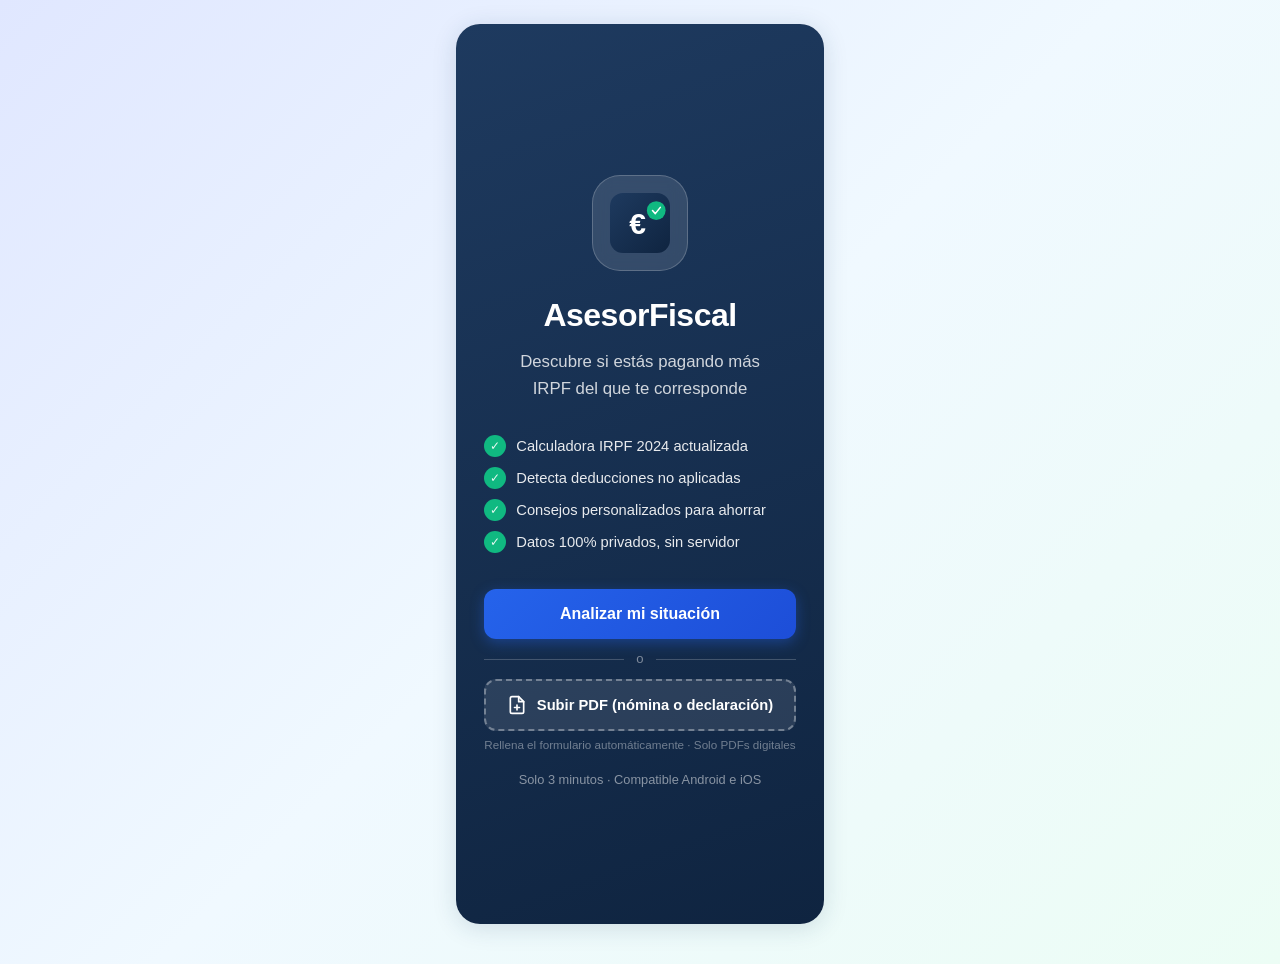
<file: index.html>
<!DOCTYPE html>
<html lang="es">
<head>
  <meta charset="UTF-8">
  <meta name="viewport" content="width=device-width, initial-scale=1.0, viewport-fit=cover">
  <meta name="theme-color" content="#1e3a5f">
  <meta name="description" content="Descubre si estás pagando más IRPF del que te corresponde. Calculadora IRPF 2024 para trabajadores españoles.">
  <meta name="apple-mobile-web-app-capable" content="yes">
  <meta name="apple-mobile-web-app-status-bar-style" content="black-translucent">
  <meta name="apple-mobile-web-app-title" content="AsesorFiscal">
  <title>AsesorFiscal — Revisa tu IRPF</title>
  <link rel="manifest" href="manifest.json">
  <link rel="apple-touch-icon" href="icons/icon-192.png">
  <link rel="icon" href="icons/icon.svg" type="image/svg+xml">
  <link rel="stylesheet" href="css/style.css">
</head>
<body>

<div id="app" class="app">

  <!-- Barra de progreso -->
  <div id="progress-bar" class="progress-bar" style="display:none">
    <div id="progress-fill" class="progress-fill"></div>
  </div>

  <!-- Botón volver -->
  <button id="btn-back" class="btn-back" style="display:none" aria-label="Volver al paso anterior">
    <svg width="24" height="24" viewBox="0 0 24 24" fill="none" stroke="currentColor" stroke-width="2.5" stroke-linecap="round" stroke-linejoin="round">
      <path d="M19 12H5M12 5l-7 7 7 7"/>
    </svg>
  </button>

  <!-- ========================================= -->
  <!-- PANTALLA 0: Bienvenida                    -->
  <!-- ========================================= -->
  <section class="screen" id="screen-0" data-step="0">
    <div class="welcome-wrap">
      <div class="welcome-logo-wrap">
        <img src="icons/icon.svg" alt="AsesorFiscal" class="welcome-logo" width="80" height="80">
      </div>
      <h1 class="welcome-titulo">AsesorFiscal</h1>
      <p class="welcome-subtitulo">Descubre si estás pagando más<br>IRPF del que te corresponde</p>

      <div class="welcome-features">
        <div class="feature-item">
          <span class="feature-check">✓</span>
          <span>Calculadora IRPF 2024 actualizada</span>
        </div>
        <div class="feature-item">
          <span class="feature-check">✓</span>
          <span>Detecta deducciones no aplicadas</span>
        </div>
        <div class="feature-item">
          <span class="feature-check">✓</span>
          <span>Consejos personalizados para ahorrar</span>
        </div>
        <div class="feature-item">
          <span class="feature-check">✓</span>
          <span>Datos 100% privados, sin servidor</span>
        </div>
      </div>

      <button class="btn-primary btn-full" id="btn-start">
        Analizar mi situación
      </button>

      <!-- Separador PDF -->
      <div class="pdf-separador">
        <span>o</span>
      </div>

      <!-- Botón subir PDF -->
      <label class="btn-pdf-upload" for="pdf-input" id="btn-pdf-label">
        <svg width="20" height="20" viewBox="0 0 24 24" fill="none" stroke="currentColor" stroke-width="2" stroke-linecap="round" stroke-linejoin="round">
          <path d="M14 2H6a2 2 0 00-2 2v16a2 2 0 002 2h12a2 2 0 002-2V8z"/>
          <polyline points="14 2 14 8 20 8"/>
          <line x1="12" y1="18" x2="12" y2="12"/>
          <line x1="9" y1="15" x2="15" y2="15"/>
        </svg>
        Subir PDF (nómina o declaración)
      </label>
      <input type="file" id="pdf-input" accept="application/pdf" style="display:none" aria-label="Subir PDF">
      <p class="pdf-nota-welcome">Rellena el formulario automáticamente · Solo PDFs digitales</p>

      <!-- Botón instalar PWA (oculto hasta beforeinstallprompt) -->
      <button class="btn-instalar" id="btn-instalar" style="display:none">
        <svg width="20" height="20" viewBox="0 0 24 24" fill="none" stroke="currentColor" stroke-width="2" stroke-linecap="round" stroke-linejoin="round">
          <path d="M21 15v4a2 2 0 01-2 2H5a2 2 0 01-2-2v-4"/>
          <polyline points="7 10 12 15 17 10"/>
          <line x1="12" y1="15" x2="12" y2="3"/>
        </svg>
        Instalar app
      </button>

      <p class="welcome-nota">Solo 3 minutos · Compatible Android e iOS</p>
    </div>
  </section>

  <!-- ========================================= -->
  <!-- PANTALLA 1: Datos personales              -->
  <!-- ========================================= -->
  <section class="screen" id="screen-1" data-step="1">
    <div class="screen-container">
      <div class="screen-header">
        <span id="step-label" class="step-label">Paso 1 de 4</span>
        <h2 class="screen-titulo">Datos personales</h2>
        <p class="screen-desc">Para calcular tu mínimo personal y los tramos autonómicos correctos.</p>
      </div>

      <div class="form-group">
        <label for="anoNacimiento">Año de nacimiento</label>
        <input type="number" id="anoNacimiento" placeholder="Ej: 1985"
          min="1924" max="2006" inputmode="numeric" autocomplete="bday-year">
      </div>

      <div class="form-group">
        <label>Estado civil (a efectos IRPF)</label>
        <div class="radio-group">
          <label class="radio-opcion">
            <input type="radio" name="estadoCivil" value="soltero" checked>
            <span class="radio-content">
              <span class="radio-titulo">Soltero/a o pareja sin casarse</span>
              <span class="radio-desc">También casado/a con declaración individual</span>
            </span>
          </label>
          <label class="radio-opcion">
            <input type="radio" name="estadoCivil" value="casado_conjunto">
            <span class="radio-content">
              <span class="radio-titulo">Casado/a — declaración conjunta</span>
              <span class="radio-desc">Reducción adicional de 3.400 €</span>
            </span>
          </label>
        </div>
      </div>

      <div class="form-group">
        <label for="ccaa">Comunidad Autónoma</label>
        <div class="select-wrap">
          <select id="ccaa">
            <option value="andalucia">Andalucía</option>
            <option value="aragon">Aragón</option>
            <option value="asturias">Asturias</option>
            <option value="baleares">Illes Balears</option>
            <option value="canarias">Canarias</option>
            <option value="cantabria">Cantabria</option>
            <option value="castillaLaMancha">Castilla-La Mancha</option>
            <option value="castillaYLeon">Castilla y León</option>
            <option value="cataluna">Cataluña</option>
            <option value="extremadura">Extremadura</option>
            <option value="galicia">Galicia</option>
            <option value="laRioja">La Rioja</option>
            <option value="madrid" selected>Madrid</option>
            <option value="murcia">Murcia</option>
            <option value="navarra">Navarra (Régimen Foral)</option>
            <option value="paisVasco">País Vasco (Régimen Foral)</option>
            <option value="valencia">Comunitat Valenciana</option>
          </select>
        </div>
      </div>

      <button class="btn-primary btn-full btn-siguiente" id="btn-next-1">
        Continuar <span class="btn-arrow">→</span>
      </button>
    </div>
  </section>

  <!-- ========================================= -->
  <!-- PANTALLA 2: Datos de nómina               -->
  <!-- ========================================= -->
  <section class="screen" id="screen-2" data-step="2">
    <div class="screen-container">
      <div class="screen-header">
        <span class="step-label">Paso 2 de 4</span>
        <h2 class="screen-titulo">Tu nómina</h2>
        <p class="screen-desc">Introduce los datos de tu contrato. Los encontrarás en tu nómina o en tu contrato de trabajo.</p>
      </div>

      <div class="form-group">
        <label for="salarioBruto">Salario bruto anual (€)</label>
        <div class="input-prefix-wrap">
          <span class="input-prefix">€</span>
          <input type="number" id="salarioBruto" placeholder="Ej: 28000"
            min="500" max="1000000" inputmode="decimal" autocomplete="off">
        </div>
        <span class="form-hint">El salario bruto aparece en tu contrato o en la casilla "Total devengos" de tu nómina.</span>
      </div>

      <div class="form-group">
        <label for="numPagas">Número de pagas al año</label>
        <div class="select-wrap">
          <select id="numPagas">
            <option value="12">12 pagas</option>
            <option value="14" selected>14 pagas (con extras)</option>
            <option value="16">16 pagas</option>
          </select>
        </div>
      </div>

      <div class="form-group">
        <label for="retencionActual">Retención IRPF actual (%)</label>
        <div class="input-suffix-wrap">
          <input type="number" id="retencionActual" placeholder="Ej: 15"
            min="0" max="50" step="0.1" inputmode="decimal" autocomplete="off">
          <span class="input-suffix">%</span>
        </div>
        <span class="form-hint">Mira el apartado "IRPF" o "Retención" en tu nómina mensual.</span>
      </div>

      <div class="info-card">
        <span class="info-icon">ℹ️</span>
        <span>La cotización a la Seguridad Social (~6,35 % de tu salario) se calcula automáticamente.</span>
      </div>

      <button class="btn-primary btn-full btn-siguiente" id="btn-next-2">
        Continuar <span class="btn-arrow">→</span>
      </button>
    </div>
  </section>

  <!-- ========================================= -->
  <!-- PANTALLA 3: Situación familiar            -->
  <!-- ========================================= -->
  <section class="screen" id="screen-3" data-step="3">
    <div class="screen-container">
      <div class="screen-header">
        <span class="step-label">Paso 3 de 4</span>
        <h2 class="screen-titulo">Situación familiar</h2>
        <p class="screen-desc">Afecta directamente al mínimo personal y familiar, que reduce tu base imponible.</p>
      </div>

      <div class="form-group">
        <label for="numHijos">¿Cuántos hijos/as tienes a cargo? (menores de 25 años)</label>
        <div class="select-wrap">
          <select id="numHijos">
            <option value="0" selected>Sin hijos</option>
            <option value="1">1 hijo/a</option>
            <option value="2">2 hijos/as</option>
            <option value="3">3 hijos/as</option>
            <option value="4">4 hijos/as</option>
            <option value="5">5 o más hijos/as</option>
          </select>
        </div>
        <div id="hijos-edades"></div>
      </div>

      <div class="form-group">
        <label for="ascendientes65">Ascendientes a cargo (padres/abuelos que conviven) con más de 65 años</label>
        <div class="select-wrap">
          <select id="ascendientes65">
            <option value="0" selected>Ninguno</option>
            <option value="1">1</option>
            <option value="2">2</option>
            <option value="3">3 o más</option>
          </select>
        </div>
      </div>

      <div class="form-group">
        <label for="ascendientes75">De los anteriores, ¿cuántos tienen más de 75 años?</label>
        <div class="select-wrap">
          <select id="ascendientes75">
            <option value="0" selected>Ninguno</option>
            <option value="1">1</option>
            <option value="2">2</option>
            <option value="3">3 o más</option>
          </select>
        </div>
      </div>

      <div class="form-group">
        <label>¿Tienes reconocida discapacidad?</label>
        <div class="radio-group compact">
          <label class="radio-opcion">
            <input type="radio" name="discapPropia" value="0" checked>
            <span class="radio-content"><span class="radio-titulo">No</span></span>
          </label>
          <label class="radio-opcion">
            <input type="radio" name="discapPropia" value="33">
            <span class="radio-content"><span class="radio-titulo">Sí, ≥ 33 %</span></span>
          </label>
          <label class="radio-opcion">
            <input type="radio" name="discapPropia" value="65">
            <span class="radio-content"><span class="radio-titulo">Sí, ≥ 65 %</span></span>
          </label>
        </div>
      </div>

      <div class="form-group">
        <label class="check-label">
          <input type="checkbox" id="esMadre">
          <span>Soy mujer con hijos menores de 3 años y trabajo por cuenta ajena</span>
        </label>
        <label class="check-label mt-8">
          <input type="checkbox" id="familiaNumerosa">
          <span>Tengo título de familia numerosa (3 o más hijos)</span>
        </label>
        <div id="campo-fn-especial" style="display:none">
          <label class="check-label mt-8 ml-24">
            <input type="checkbox" id="familiaNumerosaEspecial">
            <span>Familia numerosa de categoría especial (5+ hijos o 4 con discapacidad)</span>
          </label>
        </div>
      </div>

      <details class="details-bloque">
        <summary>Discapacidad de familiares a cargo</summary>
        <div class="details-body">
          <div class="form-group-small-row">
            <div class="form-group-small">
              <label>Hijos con discapacidad 33-65 %</label>
              <input type="number" id="descDiscap33" min="0" max="5" value="0" inputmode="numeric">
            </div>
            <div class="form-group-small">
              <label>Hijos con discapacidad &gt;65 %</label>
              <input type="number" id="descDiscap65" min="0" max="5" value="0" inputmode="numeric">
            </div>
          </div>
          <div class="form-group-small-row">
            <div class="form-group-small">
              <label>Ascendientes discapacidad 33-65 %</label>
              <input type="number" id="ascDiscap33" min="0" max="5" value="0" inputmode="numeric">
            </div>
            <div class="form-group-small">
              <label>Ascendientes discapacidad &gt;65 %</label>
              <input type="number" id="ascDiscap65" min="0" max="5" value="0" inputmode="numeric">
            </div>
          </div>
        </div>
      </details>

      <button class="btn-primary btn-full btn-siguiente" id="btn-next-3">
        Continuar <span class="btn-arrow">→</span>
      </button>
    </div>
  </section>

  <!-- ========================================= -->
  <!-- PANTALLA 4: Deducciones                   -->
  <!-- ========================================= -->
  <section class="screen" id="screen-4" data-step="4">
    <div class="screen-container">
      <div class="screen-header">
        <span class="step-label">Paso 4 de 4</span>
        <h2 class="screen-titulo">Deducciones y gastos</h2>
        <p class="screen-desc">Estos importes reducen directamente lo que pagas de IRPF.</p>
      </div>

      <div class="form-group">
        <label for="planPensiones">Aportación anual a plan de pensiones (€)</label>
        <div class="input-prefix-wrap">
          <span class="input-prefix">€</span>
          <input type="number" id="planPensiones" placeholder="0"
            min="0" max="10000" inputmode="decimal">
        </div>
        <span class="form-hint">Límite individual 2024: 1.500 €/año (deducible de la base imponible).</span>
      </div>

      <div class="form-group">
        <label for="cuotasSindicales">Cuotas sindicales anuales (€)</label>
        <div class="input-prefix-wrap">
          <span class="input-prefix">€</span>
          <input type="number" id="cuotasSindicales" placeholder="0"
            min="0" max="5000" inputmode="decimal">
        </div>
      </div>

      <div class="form-group">
        <label class="check-label">
          <input type="checkbox" id="movilidad">
          <span>Tuve que cambiar de municipio de residencia por trabajo (movilidad geográfica)</span>
        </label>
      </div>

      <div class="form-group">
        <label class="check-label">
          <input type="checkbox" id="viviendaAnterior2013">
          <span>Tengo hipoteca de vivienda habitual firmada <strong>antes del 1 de enero de 2013</strong></span>
        </label>
        <div id="campo-hipoteca" style="display:none" class="mt-12">
          <label for="pagosHipoteca">Pagos de hipoteca anuales (capital + intereses, en €)</label>
          <div class="input-prefix-wrap">
            <span class="input-prefix">€</span>
            <input type="number" id="pagosHipoteca" placeholder="0"
              min="0" max="50000" inputmode="decimal">
          </div>
          <span class="form-hint">Deducción: 15 % hasta 9.040,40 € (máx. 1.356 €/año).</span>
        </div>
      </div>

      <details class="details-bloque">
        <summary>Otros gastos deducibles</summary>
        <div class="details-body">
          <div class="form-group">
            <label for="gastoDefensa">Gastos de defensa jurídica laboral (€)</label>
            <div class="input-prefix-wrap">
              <span class="input-prefix">€</span>
              <input type="number" id="gastoDefensa" placeholder="0"
                min="0" max="300" inputmode="decimal">
            </div>
            <span class="form-hint">Máximo deducible: 300 €/año (art. 19 LIRPF).</span>
          </div>
        </div>
      </details>

      <button class="btn-primary btn-full btn-siguiente" id="btn-next-4">
        Ver mi análisis fiscal <span class="btn-arrow">→</span>
      </button>
    </div>
  </section>

  <!-- ========================================= -->
  <!-- PANTALLA 5: Resultado                     -->
  <!-- ========================================= -->
  <section class="screen" id="screen-5" data-step="5">
    <div class="screen-container resultado-container">

      <!-- Banner impacto -->
      <div id="resultado-banner" class="resultado-banner"></div>

      <!-- Aviso foral -->
      <div id="aviso-foral" class="aviso-foral" style="display:none"></div>

      <!-- Tipo efectivo (ring) -->
      <div class="card" id="resultado-tipo"></div>

      <!-- Desglose numérico -->
      <div class="card" id="resultado-desglose"></div>

      <!-- Consejos -->
      <div class="card" id="resultado-consejos"></div>

      <!-- Comparativa CCAA -->
      <div class="card" id="resultado-comparativa">
        <h3 class="card-titulo">¿Cuánto pagarías en otra comunidad?</h3>
        <p class="comp-intro">Compara tu cuota IRPF con las 17 comunidades autónomas usando exactamente tus datos.</p>
        <button class="btn-comp-calcular" id="btn-comparativa">
          <svg width="16" height="16" viewBox="0 0 24 24" fill="none" stroke="currentColor" stroke-width="2.5" stroke-linecap="round" stroke-linejoin="round">
            <line x1="18" y1="20" x2="18" y2="10"/><line x1="12" y1="20" x2="12" y2="4"/>
            <line x1="6" y1="20" x2="6" y2="14"/>
          </svg>
          Ver comparativa entre las 17 CCAA
        </button>
        <div id="comparativa-resultado" style="display:none"></div>
      </div>

      <!-- Disclaimer -->
      <div class="disclaimer-card">
        <strong>⚠️ Aviso importante:</strong> Este cálculo es una estimación orientativa basada en los datos introducidos y en la normativa IRPF 2024. No sustituye el asesoramiento de un profesional fiscal. Para la declaración de la renta usa el borrador de AEAT o consulta a un gestor.
      </div>

      <!-- Acciones -->
      <div class="resultado-acciones">
        <button class="btn-secondary" id="btn-imprimir">
          <svg width="18" height="18" viewBox="0 0 24 24" fill="none" stroke="currentColor" stroke-width="2" stroke-linecap="round" stroke-linejoin="round">
            <polyline points="6 9 6 2 18 2 18 9"/>
            <path d="M6 18H4a2 2 0 01-2-2v-5a2 2 0 012-2h16a2 2 0 012 2v5a2 2 0 01-2 2h-2"/>
            <rect x="6" y="14" width="12" height="8"/>
          </svg>
          Guardar / Imprimir
        </button>
        <button class="btn-outline" id="btn-nuevo">
          Nuevo análisis
        </button>
      </div>

    </div>
  </section>

  <!-- ========================================= -->
  <!-- OVERLAY: Análisis PDF                     -->
  <!-- ========================================= -->
  <div id="pdf-overlay" class="pdf-overlay" style="display:none" role="dialog" aria-modal="true" aria-label="Resultado del análisis PDF">
    <div class="pdf-overlay-card">
      <!-- Estado: cargando -->
      <div id="pdf-estado-cargando" class="pdf-estado">
        <div class="pdf-spinner"></div>
        <p class="pdf-estado-texto">Analizando tu documento…</p>
        <p class="pdf-estado-sub">Esto solo tarda unos segundos</p>
      </div>

      <!-- Estado: error -->
      <div id="pdf-estado-error" class="pdf-estado" style="display:none">
        <div class="pdf-estado-icono error">✕</div>
        <p class="pdf-estado-texto" id="pdf-error-msg">Error al leer el PDF</p>
        <p class="pdf-estado-sub">Puedes continuar rellenando el formulario manualmente.</p>
        <button class="btn-primary btn-full" id="btn-pdf-cerrar-error">Completar manualmente</button>
      </div>

      <!-- Estado: resultados -->
      <div id="pdf-estado-resultado" class="pdf-estado" style="display:none">
        <div class="pdf-estado-icono ok">✓</div>
        <p class="pdf-estado-texto">Documento analizado</p>
        <p class="pdf-tipo-badge" id="pdf-tipo-label"></p>

        <div class="pdf-advertencia" id="pdf-advertencia" style="display:none"></div>

        <div class="pdf-columnas">
          <div class="pdf-col">
            <div class="pdf-col-titulo encontrados">Datos encontrados</div>
            <ul class="pdf-lista" id="pdf-lista-encontrados"></ul>
          </div>
          <div class="pdf-col">
            <div class="pdf-col-titulo faltantes">Completar manualmente</div>
            <ul class="pdf-lista faltante" id="pdf-lista-faltantes"></ul>
          </div>
        </div>

        <div class="pdf-acciones">
          <button class="btn-primary btn-full" id="btn-pdf-aplicar">
            Usar estos datos y continuar →
          </button>
          <button class="btn-outline" id="btn-pdf-cancelar">
            Rellenar manualmente
          </button>
        </div>
      </div>
    </div>
  </div>

</div><!-- /#app -->

<script src="js/irpf.js"></script>
<script src="js/pdf-reader.js"></script>
<script src="js/app.js"></script>
</body>
</html>
</file>
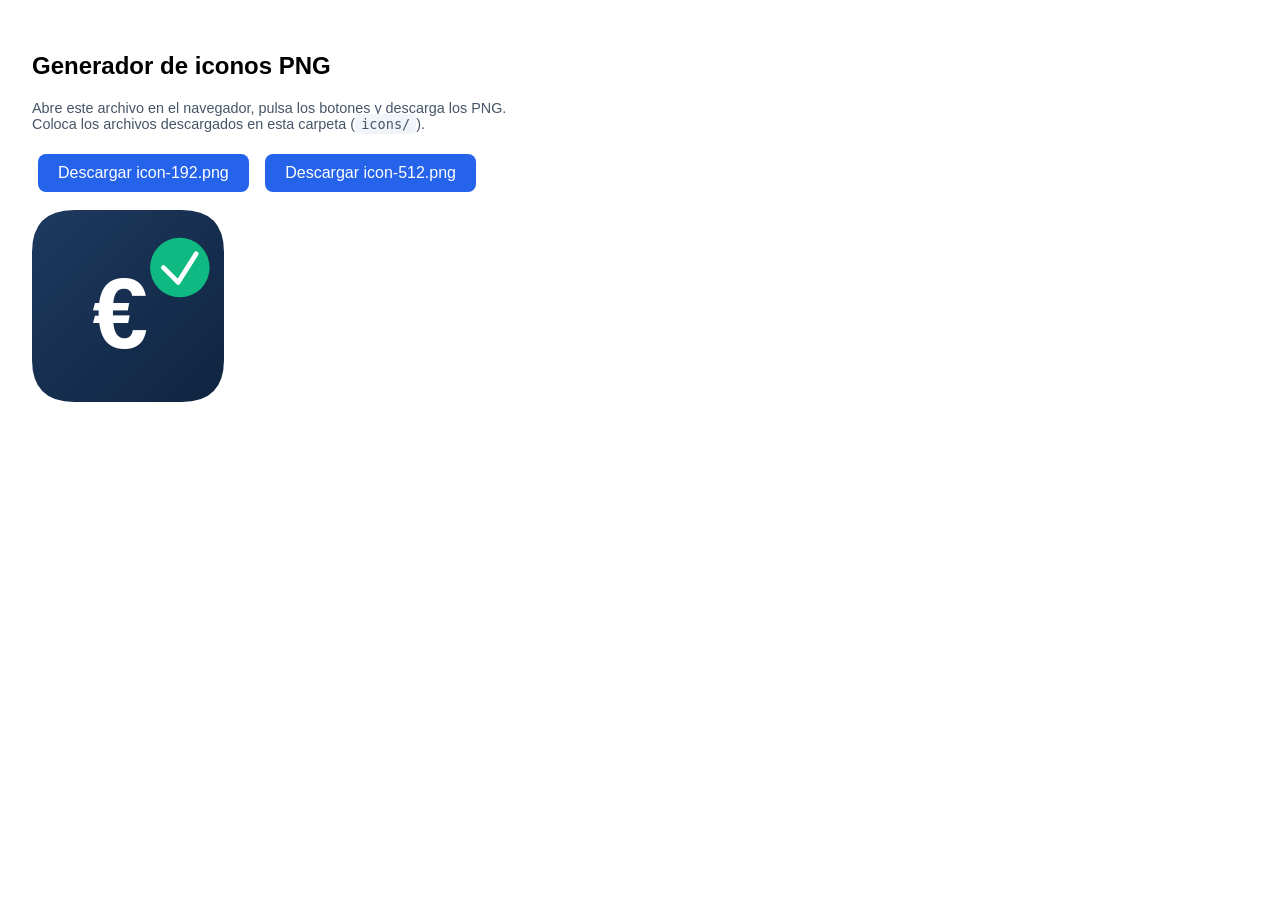
<file: icons/generar-iconos.html>
<!DOCTYPE html>
<html lang="es">
<head>
  <meta charset="UTF-8">
  <title>Generar iconos PNG</title>
  <style>
    body { font-family: sans-serif; padding: 24px; max-width: 480px; }
    button { padding: 10px 20px; background: #2563eb; color: white;
             border: none; border-radius: 8px; cursor: pointer; margin: 6px; font-size: 1rem; }
    canvas { display: block; margin: 12px 0; border-radius: 12px; }
    p { color: #475569; font-size: 0.9rem; margin-bottom: 16px; }
    code { background: #f1f5f9; padding: 2px 6px; border-radius: 4px; font-size: 0.85rem; }
  </style>
</head>
<body>
  <h2>Generador de iconos PNG</h2>
  <p>Abre este archivo en el navegador, pulsa los botones y descarga los PNG.<br>
     Coloca los archivos descargados en esta carpeta (<code>icons/</code>).</p>
  <button onclick="generar(192)">Descargar icon-192.png</button>
  <button onclick="generar(512)">Descargar icon-512.png</button>
  <canvas id="preview" width="192" height="192"></canvas>
  <script>
    function dibujar(canvas, size) {
      const ctx = canvas.getContext('2d');
      canvas.width = size; canvas.height = size;
      const r = size * 0.22;
      // Fondo
      const grad = ctx.createLinearGradient(0, 0, size, size);
      grad.addColorStop(0, '#1e3a5f');
      grad.addColorStop(1, '#0f2440');
      ctx.beginPath();
      ctx.moveTo(r, 0);
      ctx.lineTo(size - r, 0);
      ctx.quadraticCurveTo(size, 0, size, r);
      ctx.lineTo(size, size - r);
      ctx.quadraticCurveTo(size, size, size - r, size);
      ctx.lineTo(r, size);
      ctx.quadraticCurveTo(0, size, 0, size - r);
      ctx.lineTo(0, r);
      ctx.quadraticCurveTo(0, 0, r, 0);
      ctx.closePath();
      ctx.fillStyle = grad;
      ctx.fill();
      // Euro
      ctx.font = `bold ${size * 0.52}px Arial`;
      ctx.fillStyle = 'white';
      ctx.textAlign = 'center';
      ctx.textBaseline = 'alphabetic';
      ctx.fillText('€', size * 0.46, size * 0.72);
      // Badge verde
      ctx.beginPath();
      ctx.arc(size * 0.77, size * 0.30, size * 0.155, 0, Math.PI * 2);
      ctx.fillStyle = '#10b981';
      ctx.fill();
      // Check
      const s = size * 0.155 * 0.55;
      const cx = size * 0.77, cy = size * 0.30;
      ctx.beginPath();
      ctx.moveTo(cx - s, cy);
      ctx.lineTo(cx - s * 0.1, cy + s * 0.9);
      ctx.lineTo(cx + s, cy - s * 0.85);
      ctx.strokeStyle = 'white';
      ctx.lineWidth = size * 0.025;
      ctx.lineCap = 'round';
      ctx.lineJoin = 'round';
      ctx.stroke();
    }
    function generar(size) {
      const canvas = document.createElement('canvas');
      dibujar(canvas, size);
      const a = document.createElement('a');
      a.download = `icon-${size}.png`;
      a.href = canvas.toDataURL('image/png');
      a.click();
    }
    // Preview
    dibujar(document.getElementById('preview'), 192);
  </script>
</body>
</html>
</file>
<file: css/style.css>
/* ============================================================
   ASESOR FISCAL PWA — Estilos principales
   Mobile-first, CSS custom properties
   ============================================================ */

:root {
  --azul-oscuro:   #1e3a5f;
  --azul:          #2563eb;
  --azul-claro:    #dbeafe;
  --verde:         #10b981;
  --verde-claro:   #d1fae5;
  --ambar:         #f59e0b;
  --ambar-claro:   #fef3c7;
  --rojo:          #ef4444;
  --rojo-claro:    #fee2e2;
  --gris-100:      #f1f5f9;
  --gris-200:      #e2e8f0;
  --gris-400:      #94a3b8;
  --gris-600:      #475569;
  --gris-800:      #1e293b;
  --blanco:        #ffffff;
  --fondo:         #f0f4f8;
  --radio:         12px;
  --radio-lg:      20px;
  --sombra:        0 2px 12px rgba(30, 58, 95, 0.10);
  --sombra-lg:     0 4px 24px rgba(30, 58, 95, 0.15);
  --transicion:    0.3s cubic-bezier(0.4, 0, 0.2, 1);
}

/* ---- Reset ---- */
*, *::before, *::after { box-sizing: border-box; margin: 0; padding: 0; }
html { font-size: 16px; -webkit-text-size-adjust: 100%; }
body {
  font-family: -apple-system, BlinkMacSystemFont, 'Segoe UI', Roboto, sans-serif;
  background: var(--fondo);
  color: var(--gris-800);
  line-height: 1.5;
  min-height: 100dvh;
  min-height: 100vh;
  overflow-x: hidden;
}

/* ---- App shell ---- */
.app {
  max-width: 540px;
  margin: 0 auto;
  min-height: 100dvh;
  position: relative;
  background: var(--fondo);
}

/* ---- Barra de progreso ---- */
.progress-bar {
  position: fixed;
  top: 0;
  left: 0;
  right: 0;
  height: 4px;
  background: var(--gris-200);
  z-index: 100;
  max-width: 540px;
  margin: 0 auto;
}
.progress-fill {
  height: 100%;
  background: linear-gradient(90deg, var(--azul), var(--verde));
  transition: width var(--transicion);
  border-radius: 0 2px 2px 0;
}

/* ---- Botón volver ---- */
.btn-back {
  position: fixed;
  top: 12px;
  left: 12px;
  z-index: 101;
  width: 44px;
  height: 44px;
  border-radius: 50%;
  border: none;
  background: var(--blanco);
  box-shadow: var(--sombra);
  cursor: pointer;
  display: flex;
  align-items: center;
  justify-content: center;
  color: var(--gris-800);
  transition: box-shadow var(--transicion), transform var(--transicion);
}
.btn-back:active { transform: scale(0.93); box-shadow: none; }

/* ---- Pantallas (wizard) ---- */
.screen {
  display: none;
  min-height: 100dvh;
  min-height: 100vh;
  padding-bottom: env(safe-area-inset-bottom, 16px);
}
.screen.active { display: flex; flex-direction: column; }

/* Animaciones de transición */
.screen.entrada-izq {
  animation: entradaIzq var(--transicion) forwards;
}
.screen.entrada-der {
  animation: entradaDer var(--transicion) forwards;
}
@keyframes entradaIzq {
  from { opacity: 0; transform: translateX(28px); }
  to   { opacity: 1; transform: translateX(0); }
}
@keyframes entradaDer {
  from { opacity: 0; transform: translateX(-28px); }
  to   { opacity: 1; transform: translateX(0); }
}

/* ---- Pantalla de bienvenida ---- */
.welcome-wrap {
  display: flex;
  flex-direction: column;
  align-items: center;
  justify-content: center;
  text-align: center;
  padding: 48px 28px 32px;
  min-height: 100dvh;
  min-height: 100vh;
  background: linear-gradient(160deg, var(--azul-oscuro) 0%, #0f2440 100%);
  color: var(--blanco);
}
.welcome-logo-wrap {
  width: 96px;
  height: 96px;
  background: rgba(255,255,255,0.12);
  border-radius: 28px;
  display: flex;
  align-items: center;
  justify-content: center;
  margin-bottom: 20px;
  backdrop-filter: blur(8px);
  border: 1px solid rgba(255,255,255,0.2);
}
.welcome-logo { width: 60px; height: 60px; }
.welcome-titulo {
  font-size: 2rem;
  font-weight: 800;
  letter-spacing: -0.5px;
  margin-bottom: 10px;
}
.welcome-subtitulo {
  font-size: 1.05rem;
  color: rgba(255,255,255,0.80);
  margin-bottom: 32px;
  line-height: 1.6;
}
.welcome-features {
  width: 100%;
  max-width: 320px;
  display: flex;
  flex-direction: column;
  gap: 10px;
  margin-bottom: 36px;
  text-align: left;
}
.feature-item {
  display: flex;
  align-items: center;
  gap: 10px;
  font-size: 0.92rem;
  color: rgba(255,255,255,0.90);
}
.feature-check {
  width: 22px;
  height: 22px;
  background: var(--verde);
  border-radius: 50%;
  display: flex;
  align-items: center;
  justify-content: center;
  font-size: 0.75rem;
  flex-shrink: 0;
}
.welcome-nota {
  margin-top: 16px;
  font-size: 0.8rem;
  color: rgba(255,255,255,0.50);
}

/* ---- Botón instalar ---- */
.btn-instalar {
  display: flex;
  align-items: center;
  gap: 8px;
  margin-top: 12px;
  padding: 10px 22px;
  background: rgba(255,255,255,0.15);
  border: 1px solid rgba(255,255,255,0.30);
  border-radius: 50px;
  color: var(--blanco);
  font-size: 0.9rem;
  cursor: pointer;
  transition: background var(--transicion);
  backdrop-filter: blur(8px);
}
.btn-instalar:hover, .btn-instalar:active { background: rgba(255,255,255,0.25); }

/* ---- Contenedor de pasos ---- */
.screen-container {
  padding: 72px 20px 32px;
  display: flex;
  flex-direction: column;
  gap: 0;
  flex: 1;
}
.screen-header {
  margin-bottom: 28px;
}
.step-label {
  font-size: 0.78rem;
  font-weight: 600;
  color: var(--azul);
  text-transform: uppercase;
  letter-spacing: 0.5px;
  display: block;
  margin-bottom: 6px;
}
.screen-titulo {
  font-size: 1.6rem;
  font-weight: 800;
  color: var(--gris-800);
  line-height: 1.2;
  margin-bottom: 6px;
}
.screen-desc {
  font-size: 0.9rem;
  color: var(--gris-600);
}

/* ---- Formulario ---- */
.form-group {
  margin-bottom: 20px;
}
.form-group label {
  display: block;
  font-size: 0.88rem;
  font-weight: 600;
  color: var(--gris-800);
  margin-bottom: 7px;
}
input[type="number"],
input[type="text"],
select {
  width: 100%;
  padding: 13px 14px;
  border: 2px solid var(--gris-200);
  border-radius: var(--radio);
  font-size: 1rem;
  color: var(--gris-800);
  background: var(--blanco);
  outline: none;
  transition: border-color var(--transicion), box-shadow var(--transicion);
  -webkit-appearance: none;
  appearance: none;
}
input:focus, select:focus {
  border-color: var(--azul);
  box-shadow: 0 0 0 3px var(--azul-claro);
}
input::placeholder { color: var(--gris-400); }
.form-hint {
  display: block;
  font-size: 0.78rem;
  color: var(--gris-400);
  margin-top: 5px;
  line-height: 1.4;
}

/* Input con prefijo/sufijo */
.input-prefix-wrap,
.input-suffix-wrap {
  position: relative;
  display: flex;
  align-items: center;
}
.input-prefix {
  position: absolute;
  left: 14px;
  font-size: 1rem;
  color: var(--gris-400);
  pointer-events: none;
  z-index: 1;
}
.input-prefix-wrap input { padding-left: 30px; }
.input-suffix {
  position: absolute;
  right: 14px;
  font-size: 1rem;
  color: var(--gris-400);
  pointer-events: none;
}
.input-suffix-wrap input { padding-right: 36px; }

/* Select wrap */
.select-wrap { position: relative; }
.select-wrap::after {
  content: '▾';
  position: absolute;
  right: 14px;
  top: 50%;
  transform: translateY(-50%);
  pointer-events: none;
  color: var(--gris-400);
  font-size: 0.9rem;
}

/* ---- Radio opciones ---- */
.radio-group {
  display: flex;
  flex-direction: column;
  gap: 8px;
}
.radio-group.compact { flex-direction: row; flex-wrap: wrap; gap: 8px; }
.radio-opcion {
  display: flex;
  align-items: flex-start;
  gap: 10px;
  padding: 12px 14px;
  border: 2px solid var(--gris-200);
  border-radius: var(--radio);
  cursor: pointer;
  transition: border-color var(--transicion), background var(--transicion);
  background: var(--blanco);
}
.radio-opcion input[type="radio"] {
  width: 18px; height: 18px;
  flex-shrink: 0;
  margin-top: 1px;
  accent-color: var(--azul);
  cursor: pointer;
}
.radio-opcion:has(input:checked) {
  border-color: var(--azul);
  background: var(--azul-claro);
}
.radio-content { display: flex; flex-direction: column; gap: 2px; }
.radio-titulo { font-size: 0.92rem; font-weight: 600; color: var(--gris-800); }
.radio-desc { font-size: 0.78rem; color: var(--gris-600); }
.radio-group.compact .radio-opcion { flex: 1; min-width: 80px; }

/* ---- Checkboxes ---- */
.check-label {
  display: flex;
  align-items: flex-start;
  gap: 10px;
  cursor: pointer;
  font-size: 0.9rem;
  color: var(--gris-800);
  padding: 4px 0;
}
.check-label input[type="checkbox"] {
  width: 20px; height: 20px;
  flex-shrink: 0;
  margin-top: 1px;
  accent-color: var(--azul);
  cursor: pointer;
  border-radius: 4px;
}
.mt-8 { margin-top: 8px; }
.mt-12 { margin-top: 12px; }
.ml-24 { margin-left: 30px; }

/* ---- Detalles/accordion ---- */
.details-bloque {
  background: var(--blanco);
  border: 2px solid var(--gris-200);
  border-radius: var(--radio);
  margin-bottom: 20px;
  overflow: hidden;
}
.details-bloque summary {
  padding: 13px 14px;
  font-size: 0.9rem;
  font-weight: 600;
  cursor: pointer;
  color: var(--gris-600);
  list-style: none;
  display: flex;
  justify-content: space-between;
  align-items: center;
}
.details-bloque summary::after { content: '＋'; font-size: 1.1rem; }
.details-bloque[open] summary::after { content: '－'; }
.details-body { padding: 0 14px 14px; }

/* ---- Cuadrículas de hijos / campos pequeños ---- */
.hijos-edades-grid {
  display: grid;
  grid-template-columns: repeat(auto-fill, minmax(120px, 1fr));
  gap: 10px;
  margin-top: 10px;
}
.form-group-small label { font-size: 0.8rem; font-weight: 600; display: block; margin-bottom: 5px; }
.form-group-small input { padding: 10px 12px; font-size: 0.95rem; }
.form-group-small-row { display: grid; grid-template-columns: 1fr 1fr; gap: 10px; margin-bottom: 10px; }

/* ---- Info card ---- */
.info-card {
  display: flex;
  gap: 10px;
  background: var(--azul-claro);
  border-radius: var(--radio);
  padding: 12px 14px;
  font-size: 0.83rem;
  color: var(--azul-oscuro);
  margin-bottom: 20px;
}
.info-icon { font-size: 1rem; flex-shrink: 0; }

/* ---- Botones ---- */
.btn-primary {
  display: inline-flex;
  align-items: center;
  justify-content: center;
  gap: 8px;
  padding: 16px 24px;
  background: linear-gradient(135deg, var(--azul), #1d4ed8);
  color: var(--blanco);
  font-size: 1rem;
  font-weight: 700;
  border: none;
  border-radius: var(--radio);
  cursor: pointer;
  box-shadow: 0 4px 14px rgba(37, 99, 235, 0.40);
  transition: transform var(--transicion), box-shadow var(--transicion);
  text-decoration: none;
}
.btn-primary:active { transform: scale(0.97); box-shadow: none; }
.btn-full { width: 100%; }
.btn-siguiente { margin-top: auto; margin-bottom: 0; }
.btn-arrow { font-size: 1.1rem; }

.btn-secondary {
  display: inline-flex;
  align-items: center;
  justify-content: center;
  gap: 8px;
  padding: 13px 20px;
  background: var(--azul-oscuro);
  color: var(--blanco);
  font-size: 0.9rem;
  font-weight: 600;
  border: none;
  border-radius: var(--radio);
  cursor: pointer;
  transition: opacity var(--transicion);
  flex: 1;
}
.btn-outline {
  display: inline-flex;
  align-items: center;
  justify-content: center;
  padding: 13px 20px;
  background: transparent;
  color: var(--gris-600);
  font-size: 0.9rem;
  font-weight: 600;
  border: 2px solid var(--gris-200);
  border-radius: var(--radio);
  cursor: pointer;
  transition: border-color var(--transicion), color var(--transicion);
  flex: 1;
}
.btn-outline:hover { border-color: var(--gris-400); color: var(--gris-800); }

/* ---- Error ---- */
.error-msg {
  background: var(--rojo-claro);
  color: var(--rojo);
  padding: 10px 14px;
  border-radius: var(--radio);
  font-size: 0.88rem;
  font-weight: 500;
  margin-bottom: 16px;
  border-left: 3px solid var(--rojo);
}

/* ============================================================
   PANTALLA DE RESULTADO
   ============================================================ */
.resultado-container {
  padding: 20px 20px 40px;
  gap: 16px;
}

/* Banner de impacto */
.resultado-banner {
  border-radius: var(--radio-lg);
  padding: 20px 20px;
  display: flex;
  align-items: center;
  gap: 16px;
  margin-top: 8px;
}
.resultado-banner.positivo {
  background: linear-gradient(135deg, #064e3b, var(--verde));
  color: var(--blanco);
}
.resultado-banner.negativo {
  background: linear-gradient(135deg, #7c2d12, #ea580c);
  color: var(--blanco);
}
.resultado-banner.neutro {
  background: linear-gradient(135deg, var(--azul-oscuro), var(--azul));
  color: var(--blanco);
}
.banner-icon { font-size: 2.4rem; line-height: 1; }
.banner-titulo { font-size: 1.15rem; font-weight: 800; line-height: 1.2; margin-bottom: 4px; }
.banner-subtitulo { font-size: 0.9rem; opacity: 0.90; }
.banner-subtitulo strong { font-size: 1.1rem; }

/* Aviso foral */
.aviso-foral {
  background: var(--ambar-claro);
  border-left: 4px solid var(--ambar);
  border-radius: var(--radio);
  padding: 12px 14px;
  font-size: 0.83rem;
  color: #78350f;
}

/* Cards genéricas */
.card {
  background: var(--blanco);
  border-radius: var(--radio-lg);
  padding: 18px 18px;
  box-shadow: var(--sombra);
}
.card-titulo {
  font-size: 0.85rem;
  font-weight: 700;
  text-transform: uppercase;
  letter-spacing: 0.5px;
  color: var(--gris-400);
  margin-bottom: 14px;
}

/* Tipo efectivo — ring SVG */
.tipo-ring-wrap { display: flex; flex-direction: column; align-items: center; gap: 8px; }
.tipo-ring { position: relative; width: 120px; height: 120px; }
.ring-svg { width: 100%; height: 100%; transform: rotate(-90deg); }
.ring-bg { fill: none; stroke: var(--gris-200); stroke-width: 8; }
.ring-fill {
  fill: none;
  stroke: url(#ringGrad);
  stroke-width: 8;
  stroke-linecap: round;
  transition: stroke-dasharray 1s ease-out;
  stroke: var(--azul);
}
.tipo-valor {
  position: absolute;
  inset: 0;
  display: flex;
  align-items: center;
  justify-content: center;
  font-size: 1.6rem;
  font-weight: 800;
  color: var(--gris-800);
}
.tipo-valor span { font-size: 0.9rem; font-weight: 600; color: var(--gris-400); margin-top: 4px; }
.tipo-leyenda { font-size: 0.8rem; color: var(--gris-400); text-align: center; }

/* Desglose tabla */
.desglose-tabla { display: flex; flex-direction: column; gap: 10px; }
.desglose-fila {
  display: flex;
  justify-content: space-between;
  align-items: center;
  font-size: 0.92rem;
  gap: 8px;
}
.desglose-fila.sub {
  font-size: 0.82rem;
  color: var(--gris-600);
  padding-left: 10px;
}
.desglose-fila strong { text-align: right; }
.desglose-fila em {
  font-style: normal;
  font-size: 0.8rem;
  color: var(--gris-400);
  display: block;
}
.desglose-separador { height: 1px; background: var(--gris-200); margin: 2px 0; }
.desglose-fila.total {
  font-size: 1rem;
  font-weight: 700;
  padding: 10px 0 4px;
}
.desglose-fila.total.positivo strong { color: var(--verde); }
.desglose-fila.total.negativo strong { color: var(--rojo); }
.desglose-fila.total.neutro strong { color: var(--azul); }
.color-neutral { color: var(--gris-800); }

/* Consejos */
.consejo-item {
  display: flex;
  gap: 12px;
  padding: 12px 0;
  border-bottom: 1px solid var(--gris-200);
}
.consejo-item:last-child { border-bottom: none; padding-bottom: 0; }
.consejo-icono { font-size: 1.3rem; flex-shrink: 0; margin-top: 1px; }
.consejo-titulo { font-size: 0.9rem; font-weight: 700; margin-bottom: 3px; color: var(--gris-800); }
.consejo-texto { font-size: 0.82rem; color: var(--gris-600); line-height: 1.5; }
.consejo-alerta .consejo-titulo { color: #92400e; }
.consejo-positivo .consejo-titulo { color: #065f46; }

/* Disclaimer */
.disclaimer-card {
  background: var(--gris-100);
  border-radius: var(--radio);
  padding: 14px 16px;
  font-size: 0.78rem;
  color: var(--gris-600);
  line-height: 1.5;
}

/* Acciones resultado */
.resultado-acciones {
  display: flex;
  gap: 10px;
}

/* ============================================================
   PDF UPLOAD — Pantalla de bienvenida
   ============================================================ */
.pdf-separador {
  display: flex;
  align-items: center;
  gap: 12px;
  color: rgba(255,255,255,0.45);
  font-size: 0.82rem;
  margin: 10px 0;
  width: 100%;
  max-width: 320px;
}
.pdf-separador::before,
.pdf-separador::after {
  content: '';
  flex: 1;
  height: 1px;
  background: rgba(255,255,255,0.20);
}
.btn-pdf-upload {
  display: flex;
  align-items: center;
  justify-content: center;
  gap: 10px;
  width: 100%;
  max-width: 320px;
  padding: 13px 20px;
  background: rgba(255,255,255,0.10);
  border: 2px dashed rgba(255,255,255,0.35);
  border-radius: var(--radio);
  color: var(--blanco);
  font-size: 0.92rem;
  font-weight: 600;
  cursor: pointer;
  transition: background var(--transicion), border-color var(--transicion);
}
.btn-pdf-upload:hover,
.btn-pdf-upload:focus-within {
  background: rgba(255,255,255,0.20);
  border-color: rgba(255,255,255,0.55);
}
.pdf-nota-welcome {
  font-size: 0.73rem;
  color: rgba(255,255,255,0.40);
  margin-top: 5px;
}

/* ============================================================
   PDF OVERLAY
   ============================================================ */
.pdf-overlay {
  position: fixed;
  inset: 0;
  background: rgba(15, 23, 42, 0.75);
  z-index: 200;
  display: flex;
  align-items: flex-end;
  justify-content: center;
  backdrop-filter: blur(4px);
  padding-bottom: env(safe-area-inset-bottom, 0);
}
.pdf-overlay-card {
  background: var(--blanco);
  border-radius: 24px 24px 0 0;
  width: 100%;
  max-width: 540px;
  padding: 28px 22px 24px;
  max-height: 88vh;
  overflow-y: auto;
}
.pdf-estado {
  display: flex;
  flex-direction: column;
  align-items: center;
  gap: 12px;
  width: 100%;
}
.pdf-spinner {
  width: 48px;
  height: 48px;
  border: 4px solid var(--gris-200);
  border-top-color: var(--azul);
  border-radius: 50%;
  animation: giro 0.8s linear infinite;
}
@keyframes giro { to { transform: rotate(360deg); } }
.pdf-estado-texto {
  font-size: 1.05rem;
  font-weight: 700;
  color: var(--gris-800);
  text-align: center;
}
.pdf-estado-sub {
  font-size: 0.83rem;
  color: var(--gris-400);
  text-align: center;
}
.pdf-estado-icono {
  width: 56px; height: 56px;
  border-radius: 50%;
  display: flex; align-items: center; justify-content: center;
  font-size: 1.6rem; font-weight: 700;
}
.pdf-estado-icono.ok    { background: var(--verde-claro); color: var(--verde); }
.pdf-estado-icono.error { background: var(--rojo-claro);  color: var(--rojo); }
.pdf-tipo-badge {
  font-size: 0.82rem; font-weight: 600;
  color: var(--gris-600);
  background: var(--gris-100);
  padding: 4px 14px; border-radius: 50px;
}
.pdf-advertencia {
  background: var(--ambar-claro);
  border-left: 3px solid var(--ambar);
  border-radius: var(--radio);
  padding: 10px 12px;
  font-size: 0.79rem; color: #78350f;
  width: 100%; text-align: left;
}
.pdf-columnas {
  display: grid;
  grid-template-columns: 1fr 1fr;
  gap: 10px;
  width: 100%;
}
.pdf-col {
  background: var(--gris-100);
  border-radius: var(--radio);
  padding: 11px 12px;
}
.pdf-col-titulo {
  font-size: 0.72rem; font-weight: 700;
  text-transform: uppercase; letter-spacing: 0.5px;
  margin-bottom: 8px; padding-bottom: 6px;
  border-bottom: 1px solid var(--gris-200);
}
.pdf-col-titulo.encontrados { color: var(--verde); }
.pdf-col-titulo.faltantes   { color: var(--ambar); }
.pdf-lista {
  list-style: none;
  display: flex; flex-direction: column; gap: 5px;
  font-size: 0.79rem; color: var(--gris-800);
}
.pdf-lista li::before          { content: '✓ '; color: var(--verde); font-weight: 700; }
.pdf-lista.faltante li::before { content: '○ '; color: var(--ambar); }
.pdf-lista .vacio::before,
.pdf-lista .ok::before         { content: ''; }
.pdf-lista .vacio              { color: var(--gris-400); }
.pdf-lista .ok                 { color: var(--verde); }
.pdf-lista strong              { font-weight: 600; }
.pdf-acciones {
  display: flex; flex-direction: column;
  gap: 8px; width: 100%;
}

/* ============================================================
   COMPARATIVA ENTRE CCAA
   ============================================================ */
.comp-intro {
  font-size: 0.85rem;
  color: var(--gris-600);
  margin-bottom: 12px;
  line-height: 1.5;
}
.btn-comp-calcular {
  display: flex; align-items: center; justify-content: center; gap: 8px;
  width: 100%; padding: 13px;
  background: var(--azul-claro);
  border: 2px solid var(--azul);
  border-radius: var(--radio);
  color: var(--azul);
  font-size: 0.92rem; font-weight: 600;
  cursor: pointer;
  transition: background var(--transicion);
}
.btn-comp-calcular:hover { background: #bfdbfe; }
.comp-tabla-wrap { overflow-x: auto; margin-top: 12px; }
.comp-tabla {
  width: 100%; border-collapse: collapse;
  font-size: 0.82rem;
}
.comp-tabla th {
  text-align: left; padding: 8px 7px;
  font-size: 0.70rem; text-transform: uppercase;
  letter-spacing: 0.4px; color: var(--gris-400);
  border-bottom: 2px solid var(--gris-200);
  white-space: nowrap;
}
.comp-tabla td {
  padding: 9px 7px;
  border-bottom: 1px solid var(--gris-200);
  vertical-align: middle;
  white-space: nowrap;
}
.comp-fila:last-child td { border-bottom: none; }
.comp-fila.comp-actual   { background: #eff6ff; }
.comp-fila.comp-min td:first-child { border-left: 3px solid var(--verde);  padding-left: 4px; }
.comp-fila.comp-max td:first-child { border-left: 3px solid var(--rojo);   padding-left: 4px; }
.comp-nombre { font-weight: 500; white-space: normal !important; }
.comp-badge {
  display: inline-block; font-size: 0.62rem; font-weight: 700;
  padding: 1px 5px; border-radius: 50px; margin-left: 4px;
  vertical-align: middle;
}
.comp-badge.actual { background: var(--azul-claro); color: var(--azul); }
.comp-badge.min    { background: var(--verde-claro); color: #065f46; }
.comp-badge.max    { background: var(--rojo-claro);  color: #991b1b; }
.comp-foral        { color: var(--ambar); font-size: 0.8rem; margin-left: 3px; }
.dif-ahorro { color: var(--verde); font-weight: 700; }
.dif-mas    { color: var(--rojo);  font-weight: 700; }
.dif-neutral{ color: var(--gris-400); }
.comp-nota  { font-size: 0.70rem; color: var(--gris-400); margin-top: 8px; }

/* ============================================================
   PRINT
   ============================================================ */
@media print {
  .btn-back, .btn-imprimir, .btn-nuevo, .progress-bar,
  .disclaimer-card, .resultado-acciones,
  .pdf-overlay, .btn-comp-calcular, .pdf-separador,
  .btn-pdf-upload, .pdf-nota-welcome { display: none !important; }
  .screen { display: flex !important; min-height: unset; }
  .screen:not(#screen-5) { display: none !important; }
  .resultado-container { padding: 0; }
  body { background: white; }
  .card { box-shadow: none; border: 1px solid #e2e8f0; }
}

/* ============================================================
   DESKTOP (>540px) — centrado con fondo degradado
   ============================================================ */
@media (min-width: 600px) {
  body {
    background: linear-gradient(135deg, #e0e7ff 0%, #f0f9ff 50%, #ecfdf5 100%);
    display: flex;
    align-items: flex-start;
    justify-content: center;
    padding: 24px 16px 40px;
  }
  .app {
    border-radius: 24px;
    box-shadow: var(--sombra-lg);
    overflow: hidden;
    background: var(--fondo);
    min-height: calc(100dvh - 64px);
    min-height: calc(100vh - 64px);
  }
  .progress-bar { border-radius: 0; }
  .btn-back { position: absolute; }
}
</file>
